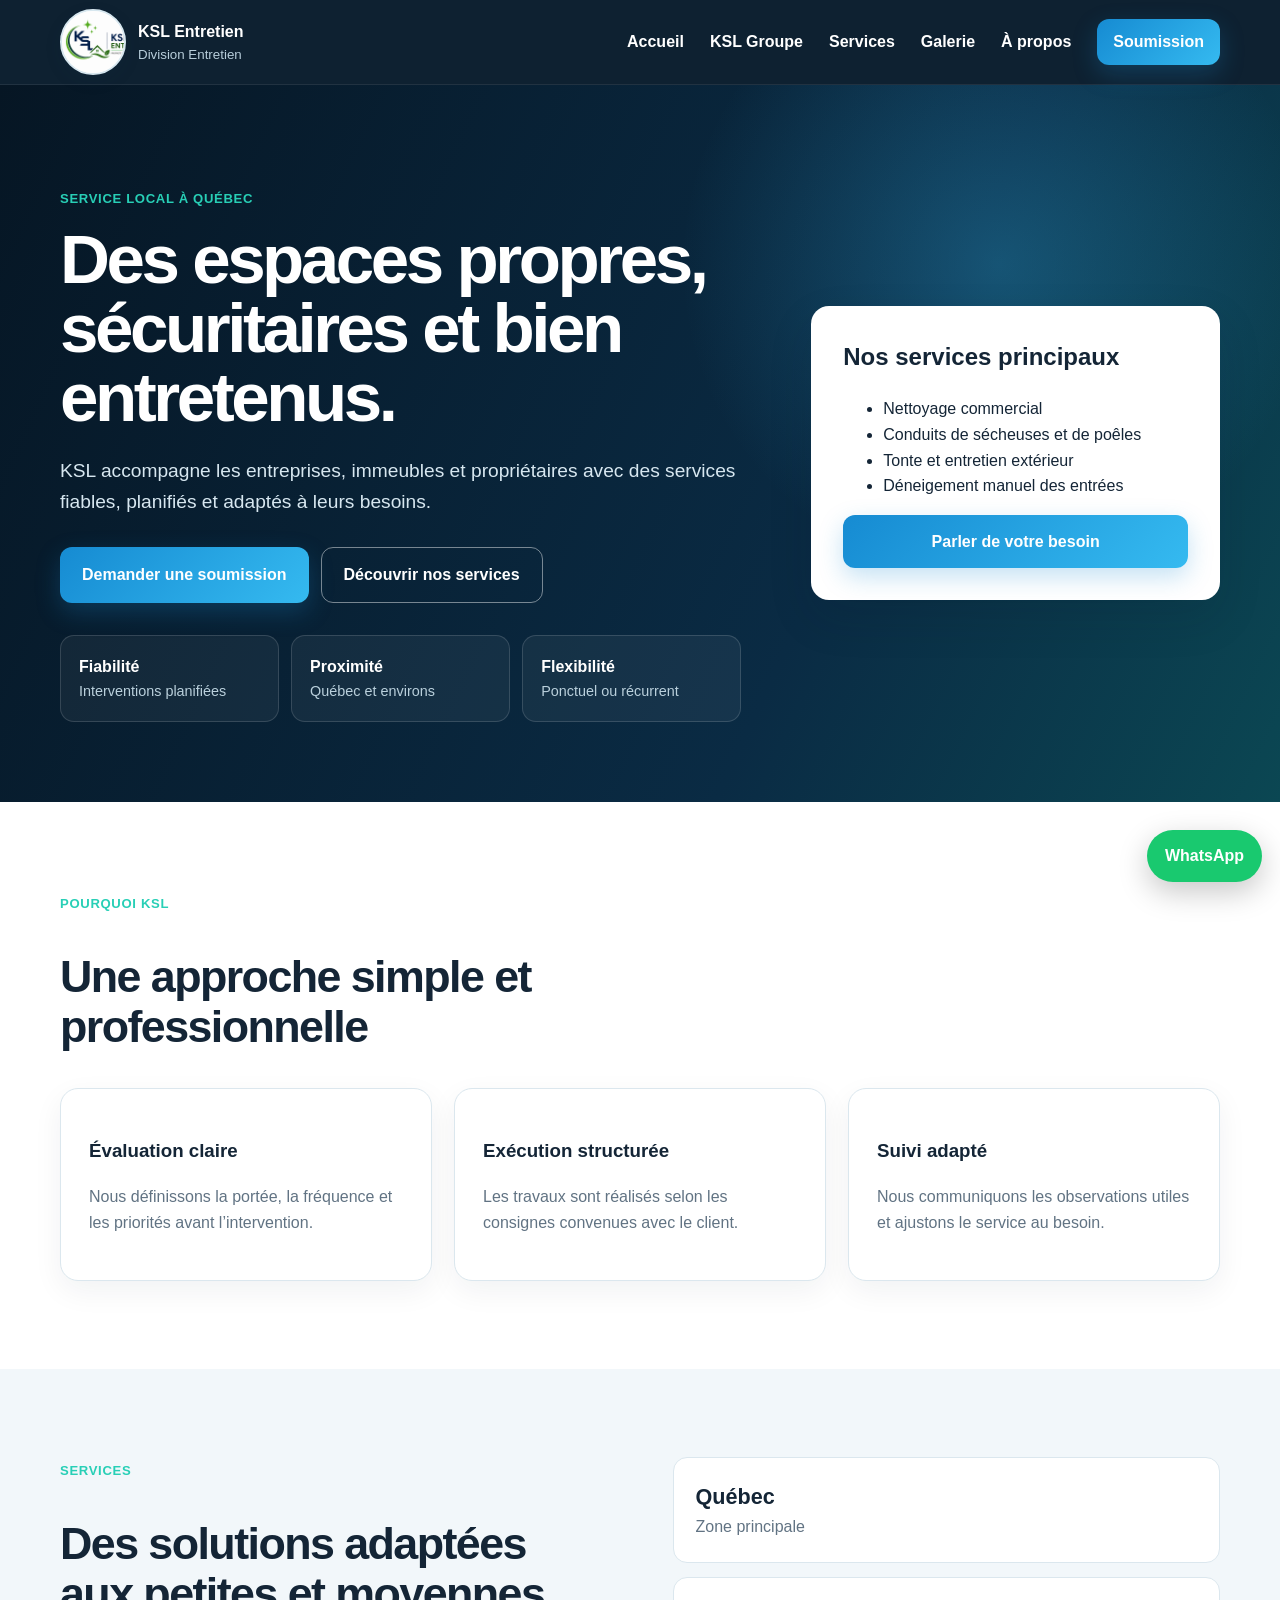
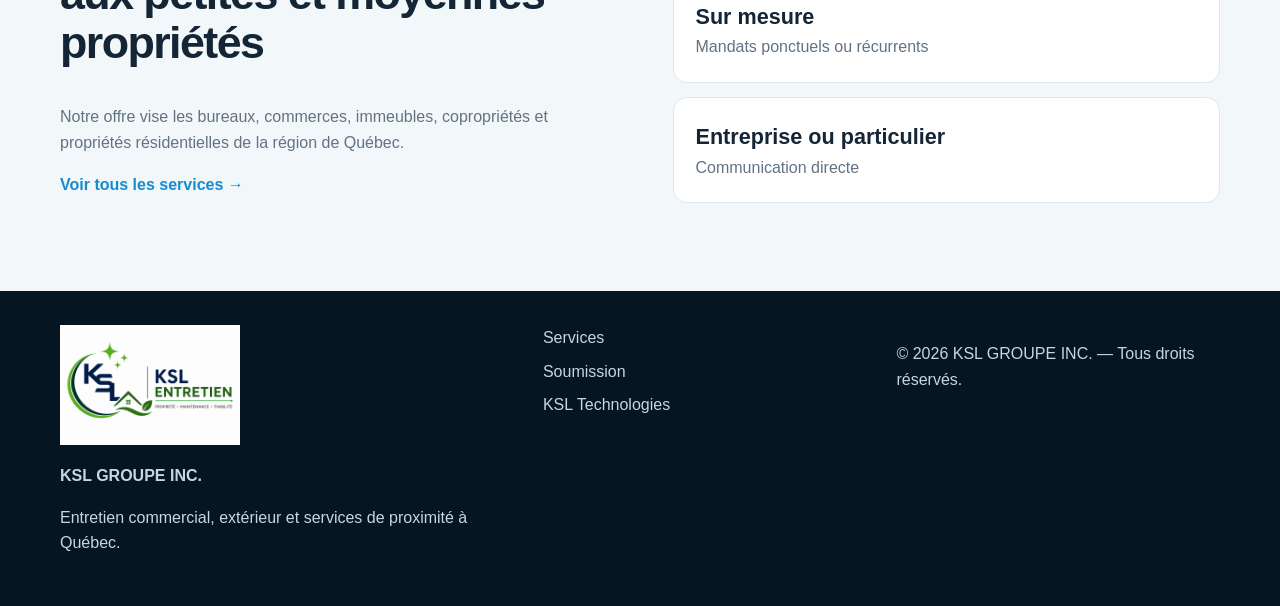
<file: index.html>
<!doctype html>
<html lang="fr">
<head>
  <meta charset="utf-8">
  <meta name="viewport" content="width=device-width, initial-scale=1">
  <title>KSL Entretien | Services d’entretien à Québec</title>
  <meta name="description" content="Nettoyage commercial, conduits de sécheuses et de poêles, tonte et déneigement manuel à Québec.">
  <link rel="icon" href="assets/img/favicon.svg" type="image/svg+xml">
  <link rel="stylesheet" href="assets/css/main.css">
</head>
<body>
<a class="skip" href="#main">Aller au contenu</a>
<header class="header">
  <div class="container nav-wrap">
    <a class="brand" href="index.html">
      <span class="logo-circle"><img class="logo-img" src="/assets/img/Logo.png" alt="KSL Entretien"></span>
      <span><strong>KSL Entretien</strong><small>Division Entretien</small></span>
    </a>
    <button class="menu-btn" aria-expanded="false">Menu</button>
    <nav class="nav">
      <a href="index.html">Accueil</a>
      <a href="https://kslgroupe.ca/">KSL Groupe</a>
      <a href="services.html">Services</a>
      <a href="galerie.html">Galerie</a>
      <a href="a-propos.html">À propos</a>
      <a class="btn small" href="soumission.html">Soumission</a>
    </nav>
  </div>
</header>
<main id="main">

<section class="hero">
  <div class="container hero-grid">
    <div>
      <span class="eyebrow">Service local à Québec</span>
      <h1>Des espaces propres, sécuritaires et bien entretenus.</h1>
      <p class="lead">KSL accompagne les entreprises, immeubles et propriétaires avec des services fiables, planifiés et adaptés à leurs besoins.</p>
      <div class="actions">
        <a class="btn" href="soumission.html">Demander une soumission</a>
        <a class="btn ghost" href="services.html">Découvrir nos services</a>
      </div>
      <div class="trust">
        <div><strong>Fiabilité</strong><span>Interventions planifiées</span></div>
        <div><strong>Proximité</strong><span>Québec et environs</span></div>
        <div><strong>Flexibilité</strong><span>Ponctuel ou récurrent</span></div>
      </div>
    </div>
    <aside class="hero-card">
      <h2>Nos services principaux</h2>
      <ul>
        <li>Nettoyage commercial</li>
        <li>Conduits de sécheuses et de poêles</li>
        <li>Tonte et entretien extérieur</li>
        <li>Déneigement manuel des entrées</li>
      </ul>
      <a class="btn block" href="soumission.html">Parler de votre besoin</a>
    </aside>
  </div>
</section>

<section class="section">
  <div class="container">
    <div class="section-head">
      <span class="eyebrow">Pourquoi KSL</span>
      <h2>Une approche simple et professionnelle</h2>
    </div>
    <div class="cards three">
      <article class="card"><h3>Évaluation claire</h3><p>Nous définissons la portée, la fréquence et les priorités avant l’intervention.</p></article>
      <article class="card"><h3>Exécution structurée</h3><p>Les travaux sont réalisés selon les consignes convenues avec le client.</p></article>
      <article class="card"><h3>Suivi adapté</h3><p>Nous communiquons les observations utiles et ajustons le service au besoin.</p></article>
    </div>
  </div>
</section>

<section class="section alt">
  <div class="container split">
    <div>
      <span class="eyebrow">Services</span>
      <h2>Des solutions adaptées aux petites et moyennes propriétés</h2>
      <p>Notre offre vise les bureaux, commerces, immeubles, copropriétés et propriétés résidentielles de la région de Québec.</p>
      <a class="text-link" href="services.html">Voir tous les services →</a>
    </div>
    <div class="facts">
      <div><strong>Québec</strong><span>Zone principale</span></div>
      <div><strong>Sur mesure</strong><span>Mandats ponctuels ou récurrents</span></div>
      <div><strong>Entreprise ou particulier</strong><span>Communication directe</span></div>
    </div>
  </div>
</section>

</main>
<footer class="footer">
  <div class="container footer-grid">
    <div><img class="footer-logo" src="/assets/img/Logo.png" alt="KSL Entretien"><strong>KSL GROUPE INC.</strong><p>Entretien commercial, extérieur et services de proximité à Québec.</p></div>
    <div><a href="services.html">Services</a><a href="soumission.html">Soumission</a><a href="https://technologies.kslgroupe.ca/">KSL Technologies</a></div>
    <div><p>© <span id="year"></span> KSL GROUPE INC. — Tous droits réservés.</p></div>
  </div>
</footer>
<a id="whatsapp" class="whatsapp" href="#" target="_blank" rel="noopener">WhatsApp</a>
<script src="config.js"></script>
<script src="assets/js/app.js"></script>
</body>
</html>
</file>
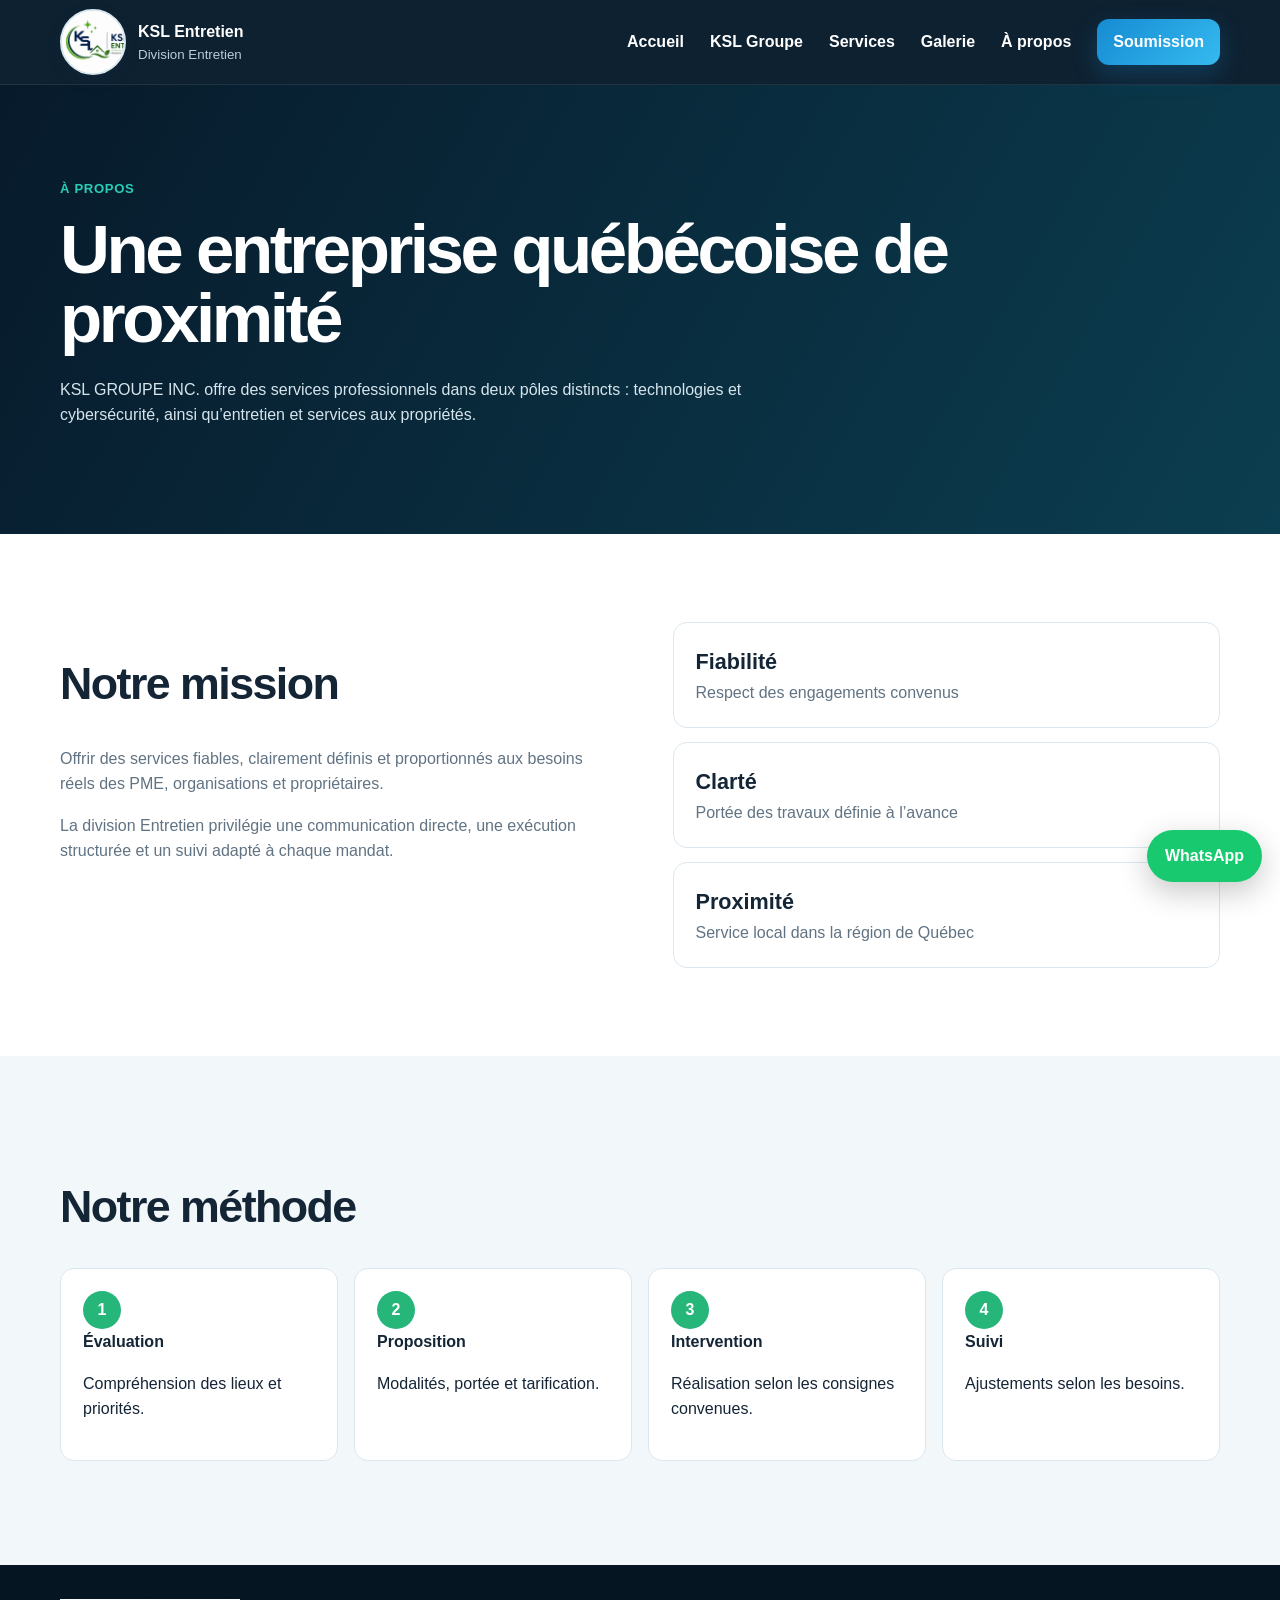
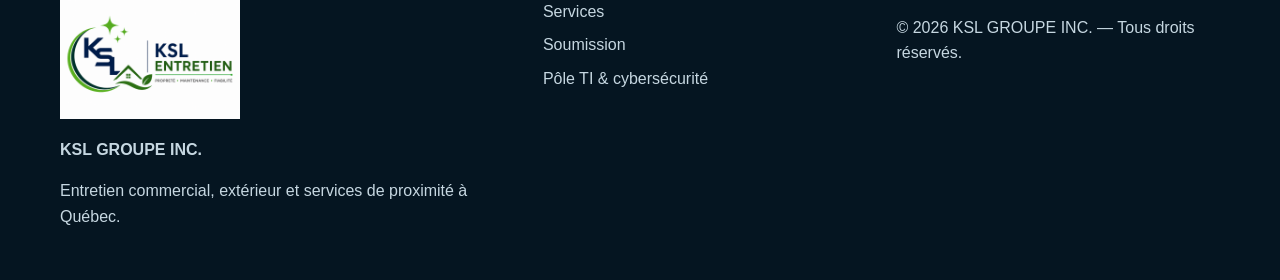
<file: a-propos.html>
<!doctype html>
<html lang="fr">
<head>
  <meta charset="utf-8">
  <meta name="viewport" content="width=device-width, initial-scale=1">
  <title>À propos | KSL Entretien</title>
  <meta name="description" content="À propos de KSL GROUPE INC.">
  <link rel="icon" href="assets/img/favicon.svg" type="image/svg+xml">
  <link rel="stylesheet" href="assets/css/main.css">
</head>
<body>
<a class="skip" href="#main">Aller au contenu</a>
<header class="header">
  <div class="container nav-wrap">
    <a class="brand" href="index.html">
      <span class="logo-circle"><img class="logo-img" src="/assets/img/Logo.png" alt="KSL Entretien"></span>
      <span><strong>KSL Entretien</strong><small>Division Entretien</small></span>
    </a>
    <button class="menu-btn" aria-expanded="false">Menu</button>
    <nav class="nav">
      <a href="index.html">Accueil</a>
      <a href="https://kslgroupe.ca/">KSL Groupe</a>
      <a href="services.html">Services</a>
      <a href="galerie.html">Galerie</a>
      <a href="a-propos.html">À propos</a>
      <a class="btn small" href="soumission.html">Soumission</a>
    </nav>
  </div>
</header>
<main id="main">

<section class="page-hero"><div class="container"><span class="eyebrow">À propos</span><h1>Une entreprise québécoise de proximité</h1><p>KSL GROUPE INC. offre des services professionnels dans deux pôles distincts : technologies et cybersécurité, ainsi qu’entretien et services aux propriétés.</p></div></section>
<section class="section">
  <div class="container split">
    <div><h2>Notre mission</h2><p>Offrir des services fiables, clairement définis et proportionnés aux besoins réels des PME, organisations et propriétaires.</p><p>La division Entretien privilégie une communication directe, une exécution structurée et un suivi adapté à chaque mandat.</p></div>
    <div class="facts"><div><strong>Fiabilité</strong><span>Respect des engagements convenus</span></div><div><strong>Clarté</strong><span>Portée des travaux définie à l’avance</span></div><div><strong>Proximité</strong><span>Service local dans la région de Québec</span></div></div>
  </div>
</section>
<section class="section alt">
  <div class="container"><h2>Notre méthode</h2><ol class="steps"><li><b>1</b><div><strong>Évaluation</strong><p>Compréhension des lieux et priorités.</p></div></li><li><b>2</b><div><strong>Proposition</strong><p>Modalités, portée et tarification.</p></div></li><li><b>3</b><div><strong>Intervention</strong><p>Réalisation selon les consignes convenues.</p></div></li><li><b>4</b><div><strong>Suivi</strong><p>Ajustements selon les besoins.</p></div></li></ol></div>
</section>

</main>
<footer class="footer">
  <div class="container footer-grid">
    <div><img class="footer-logo" src="/assets/img/Logo.png" alt="KSL Entretien"><strong>KSL GROUPE INC.</strong><p>Entretien commercial, extérieur et services de proximité à Québec.</p></div>
    <div><a href="services.html">Services</a><a href="soumission.html">Soumission</a><a href="https://technologies.kslgroupe.ca/">Pôle TI &amp; cybersécurité</a></div>
    <div><p>© <span id="year"></span> KSL GROUPE INC. — Tous droits réservés.</p></div>
  </div>
</footer>
<a id="whatsapp" class="whatsapp" href="#" target="_blank" rel="noopener">WhatsApp</a>
<script src="config.js"></script>
<script src="assets/js/app.js"></script>
</body>
</html>
</file>
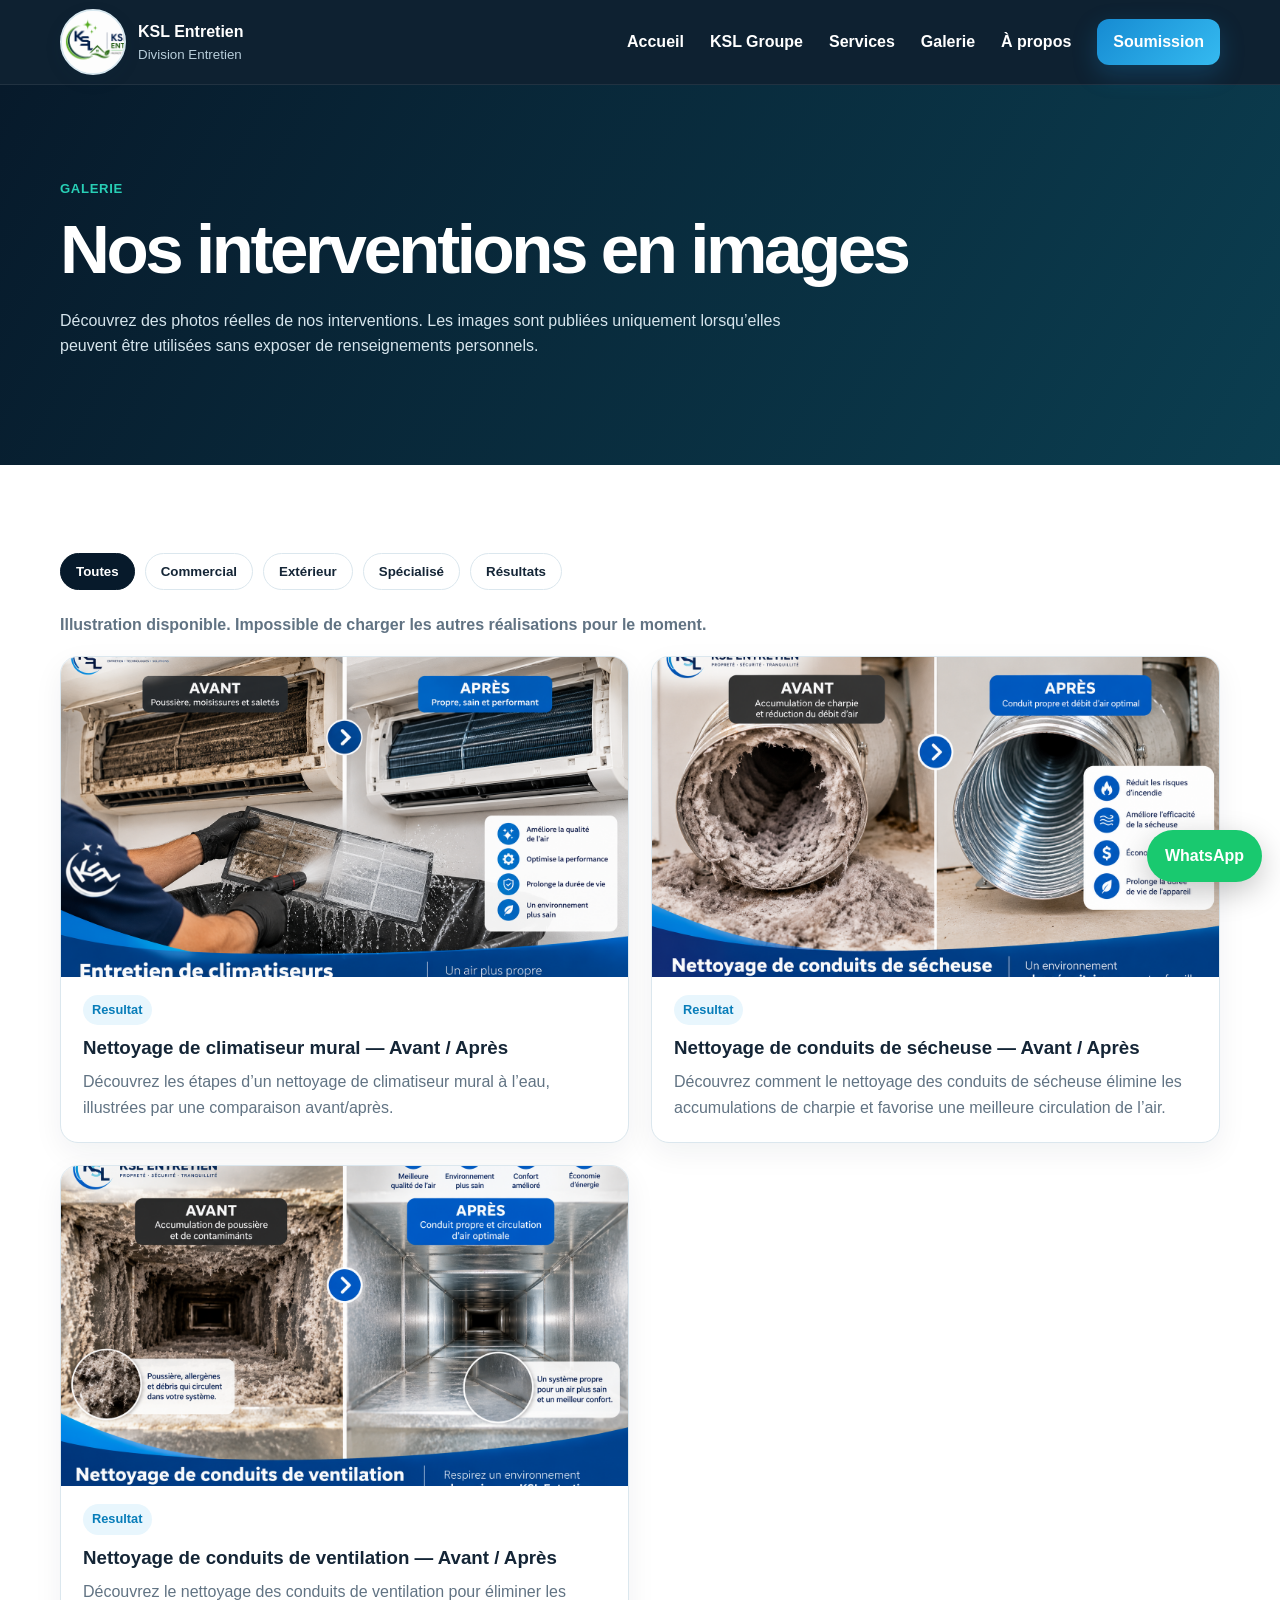
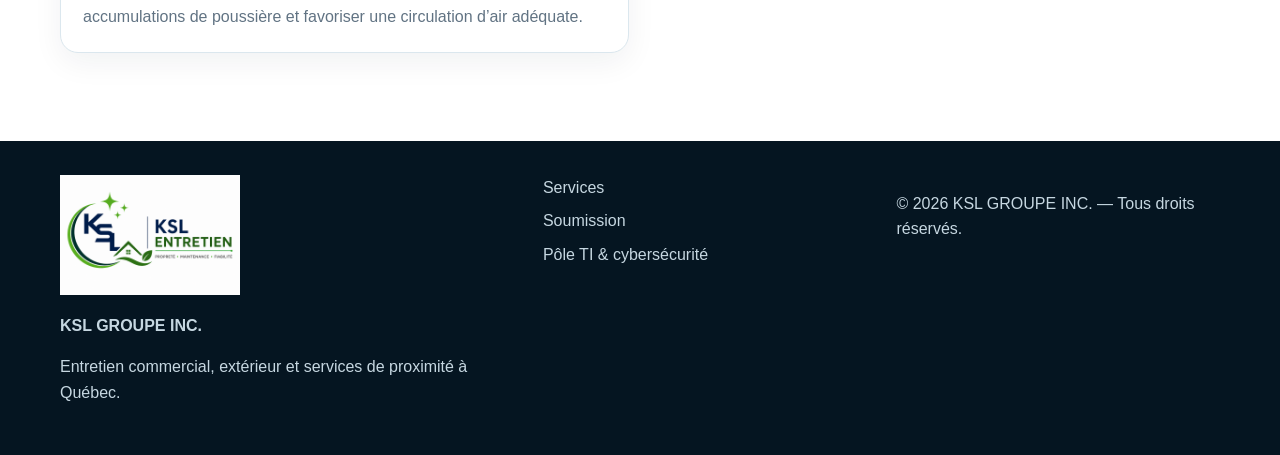
<file: galerie.html>
<!doctype html>
<html lang="fr">
<head>
  <meta charset="utf-8">
  <meta name="viewport" content="width=device-width, initial-scale=1">
  <title>Galerie | KSL Entretien</title>
  <meta name="description" content="Galerie de projets d’entretien KSL.">
  <link rel="icon" href="assets/img/favicon.svg" type="image/svg+xml">
  <link rel="stylesheet" href="assets/css/main.css">
</head>
<body>
<a class="skip" href="#main">Aller au contenu</a>
<header class="header">
  <div class="container nav-wrap">
    <a class="brand" href="index.html">
      <span class="logo-circle"><img class="logo-img" src="/assets/img/Logo.png" alt="KSL Entretien"></span>
      <span><strong>KSL Entretien</strong><small>Division Entretien</small></span>
    </a>
    <button class="menu-btn" aria-expanded="false">Menu</button>
    <nav class="nav">
      <a href="index.html">Accueil</a>
      <a href="https://kslgroupe.ca/">KSL Groupe</a>
      <a href="services.html">Services</a>
      <a href="galerie.html">Galerie</a>
      <a href="a-propos.html">À propos</a>
      <a class="btn small" href="soumission.html">Soumission</a>
    </nav>
  </div>
</header>
<main id="main">

<section class="page-hero"><div class="container"><span class="eyebrow">Galerie</span><h1>Nos interventions en images</h1><p>Découvrez des photos réelles de nos interventions. Les images sont publiées uniquement lorsqu’elles peuvent être utilisées sans exposer de renseignements personnels.</p></div></section>
<section class="section">
  <div class="container">
    <div class="gallery-toolbar" aria-label="Filtrer la galerie">
      <button class="gallery-filter active" data-category="">Toutes</button>
      <button class="gallery-filter" data-category="commercial">Commercial</button>
      <button class="gallery-filter" data-category="exterieur">Extérieur</button>
      <button class="gallery-filter" data-category="specialise">Spécialisé</button>
      <button class="gallery-filter" data-category="resultat">Résultats</button>
    </div>
    <div id="gallery-status" class="gallery-status">Chargement des réalisations…</div>
    <div id="gallery-grid" class="gallery"></div>
  </div>
</section>

</main>
<footer class="footer">
  <div class="container footer-grid">
    <div><img class="footer-logo" src="/assets/img/Logo.png" alt="KSL Entretien"><strong>KSL GROUPE INC.</strong><p>Entretien commercial, extérieur et services de proximité à Québec.</p></div>
    <div><a href="services.html">Services</a><a href="soumission.html">Soumission</a><a href="https://technologies.kslgroupe.ca/">Pôle TI &amp; cybersécurité</a></div>
    <div><p>© <span id="year"></span> KSL GROUPE INC. — Tous droits réservés.</p></div>
  </div>
</footer>
<a id="whatsapp" class="whatsapp" href="#" target="_blank" rel="noopener">WhatsApp</a>
<script src="config.js"></script>
<script src="assets/js/gallery.js"></script>
<script src="assets/js/app.js"></script>
</body>
</html>
</file>
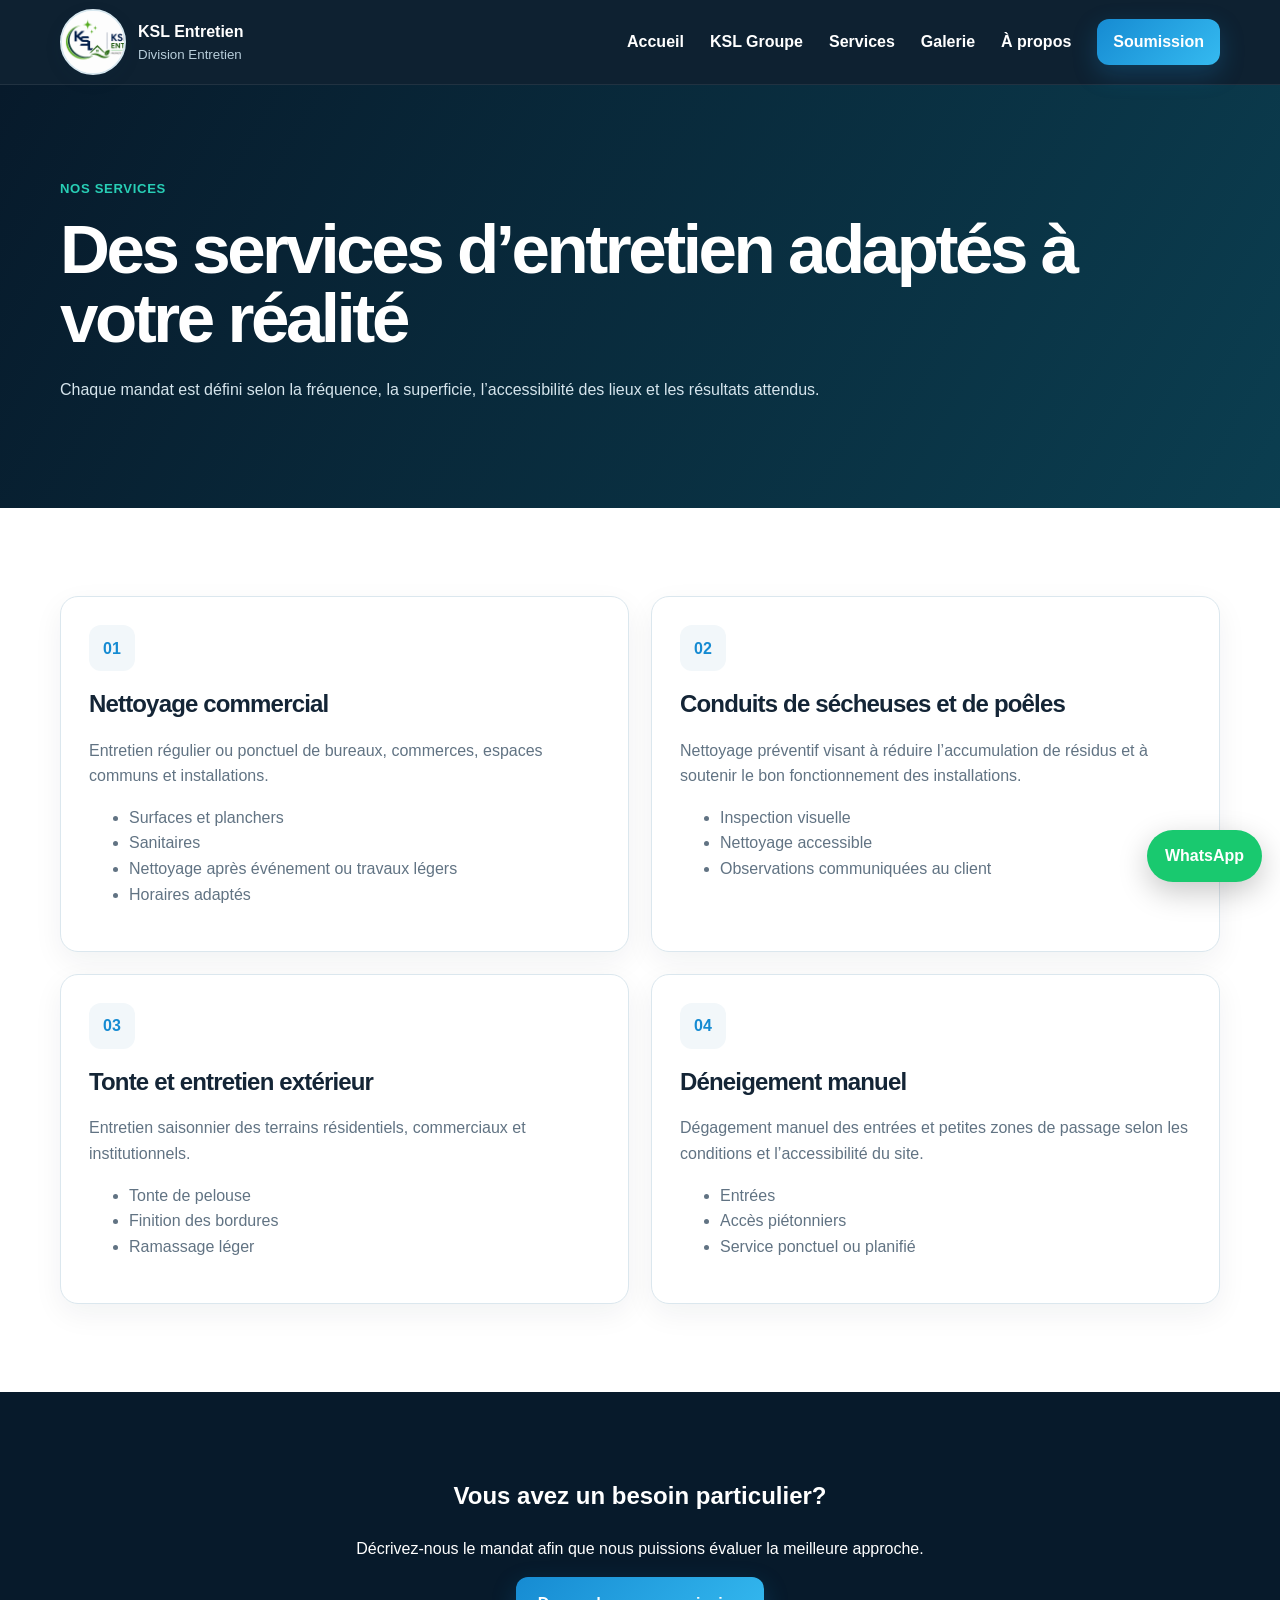
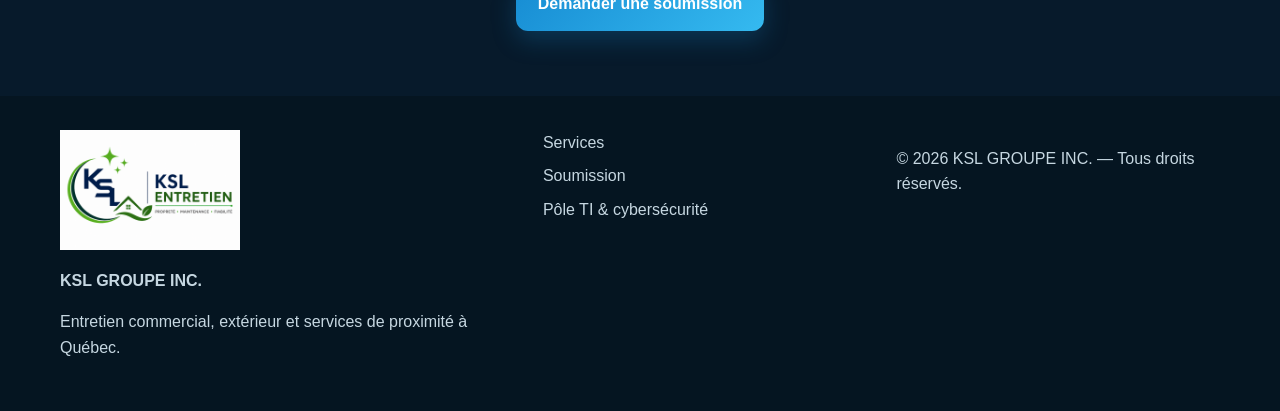
<file: services.html>
<!doctype html>
<html lang="fr">
<head>
  <meta charset="utf-8">
  <meta name="viewport" content="width=device-width, initial-scale=1">
  <title>Services | KSL Entretien</title>
  <meta name="description" content="Découvrez les services d’entretien offerts par KSL à Québec.">
  <link rel="icon" href="assets/img/favicon.svg" type="image/svg+xml">
  <link rel="stylesheet" href="assets/css/main.css">
</head>
<body>
<a class="skip" href="#main">Aller au contenu</a>
<header class="header">
  <div class="container nav-wrap">
    <a class="brand" href="index.html">
      <span class="logo-circle"><img class="logo-img" src="/assets/img/Logo.png" alt="KSL Entretien"></span>
      <span><strong>KSL Entretien</strong><small>Division Entretien</small></span>
    </a>
    <button class="menu-btn" aria-expanded="false">Menu</button>
    <nav class="nav">
      <a href="index.html">Accueil</a>
      <a href="https://kslgroupe.ca/">KSL Groupe</a>
      <a href="services.html">Services</a>
      <a href="galerie.html">Galerie</a>
      <a href="a-propos.html">À propos</a>
      <a class="btn small" href="soumission.html">Soumission</a>
    </nav>
  </div>
</header>
<main id="main">

<section class="page-hero"><div class="container"><span class="eyebrow">Nos services</span><h1>Des services d’entretien adaptés à votre réalité</h1><p>Chaque mandat est défini selon la fréquence, la superficie, l’accessibilité des lieux et les résultats attendus.</p></div></section>
<section class="section">
  <div class="container cards two">
    <article class="service-card"><span>01</span><h2>Nettoyage commercial</h2><p>Entretien régulier ou ponctuel de bureaux, commerces, espaces communs et installations.</p><ul><li>Surfaces et planchers</li><li>Sanitaires</li><li>Nettoyage après événement ou travaux légers</li><li>Horaires adaptés</li></ul></article>
    <article class="service-card"><span>02</span><h2>Conduits de sécheuses et de poêles</h2><p>Nettoyage préventif visant à réduire l’accumulation de résidus et à soutenir le bon fonctionnement des installations.</p><ul><li>Inspection visuelle</li><li>Nettoyage accessible</li><li>Observations communiquées au client</li></ul></article>
    <article class="service-card"><span>03</span><h2>Tonte et entretien extérieur</h2><p>Entretien saisonnier des terrains résidentiels, commerciaux et institutionnels.</p><ul><li>Tonte de pelouse</li><li>Finition des bordures</li><li>Ramassage léger</li></ul></article>
    <article class="service-card"><span>04</span><h2>Déneigement manuel</h2><p>Dégagement manuel des entrées et petites zones de passage selon les conditions et l’accessibilité du site.</p><ul><li>Entrées</li><li>Accès piétonniers</li><li>Service ponctuel ou planifié</li></ul></article>
  </div>
</section>
<section class="cta"><div class="container"><h2>Vous avez un besoin particulier?</h2><p>Décrivez-nous le mandat afin que nous puissions évaluer la meilleure approche.</p><a class="btn" href="soumission.html">Demander une soumission</a></div></section>

</main>
<footer class="footer">
  <div class="container footer-grid">
    <div><img class="footer-logo" src="/assets/img/Logo.png" alt="KSL Entretien"><strong>KSL GROUPE INC.</strong><p>Entretien commercial, extérieur et services de proximité à Québec.</p></div>
    <div><a href="services.html">Services</a><a href="soumission.html">Soumission</a><a href="https://technologies.kslgroupe.ca/">Pôle TI &amp; cybersécurité</a></div>
    <div><p>© <span id="year"></span> KSL GROUPE INC. — Tous droits réservés.</p></div>
  </div>
</footer>
<a id="whatsapp" class="whatsapp" href="#" target="_blank" rel="noopener">WhatsApp</a>
<script src="config.js"></script>
<script src="assets/js/app.js"></script>
</body>
</html>
</file>
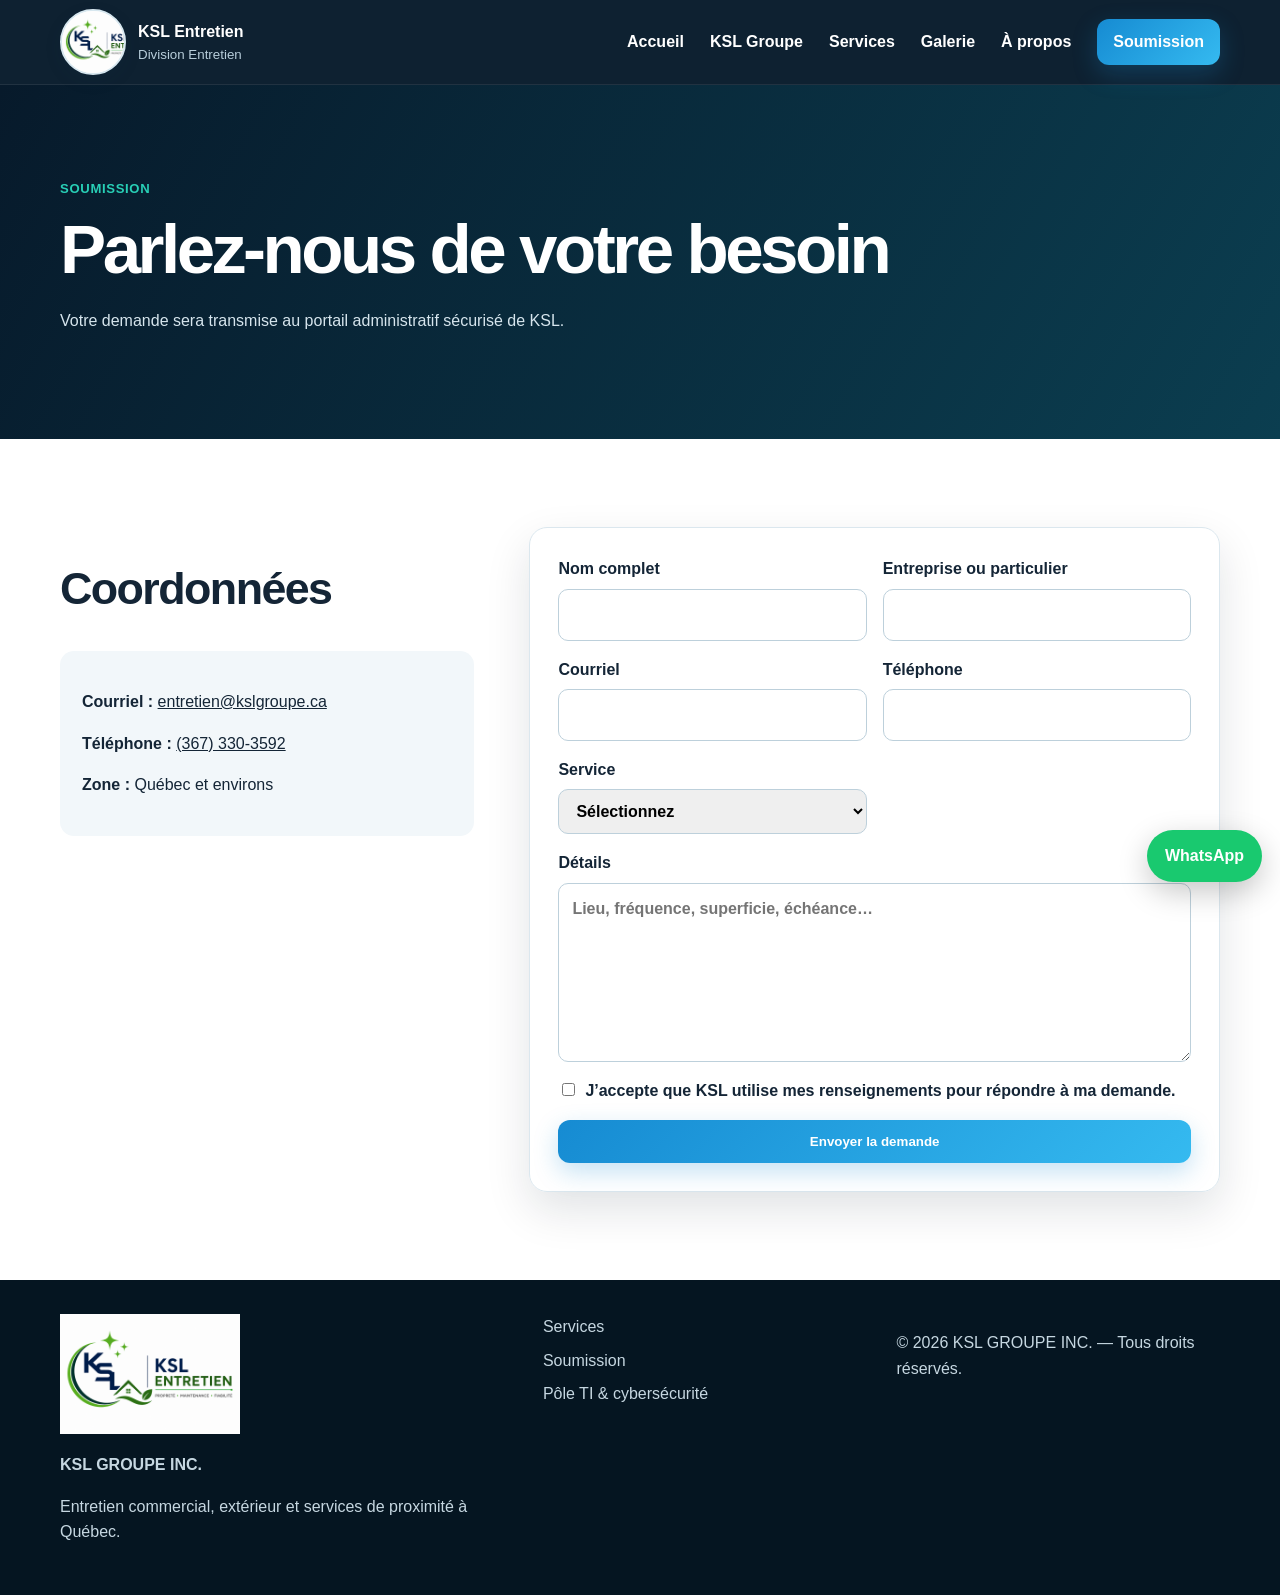
<file: soumission.html>
<!doctype html>
<html lang="fr">
<head>
  <meta charset="utf-8">
  <meta name="viewport" content="width=device-width, initial-scale=1">
  <title>Soumission | KSL Entretien</title>
  <meta name="description" content="Demandez une soumission pour un service d’entretien KSL.">
  <link rel="icon" href="assets/img/favicon.svg" type="image/svg+xml">
  <link rel="stylesheet" href="assets/css/main.css">
</head>
<body>
<a class="skip" href="#main">Aller au contenu</a>
<header class="header">
  <div class="container nav-wrap">
    <a class="brand" href="index.html">
      <span class="logo-circle"><img class="logo-img" src="/assets/img/Logo.png" alt="KSL Entretien"></span>
      <span><strong>KSL Entretien</strong><small>Division Entretien</small></span>
    </a>
    <button class="menu-btn" aria-expanded="false">Menu</button>
    <nav class="nav">
      <a href="index.html">Accueil</a>
      <a href="https://kslgroupe.ca/">KSL Groupe</a>
      <a href="services.html">Services</a>
      <a href="galerie.html">Galerie</a>
      <a href="a-propos.html">À propos</a>
      <a class="btn small" href="soumission.html">Soumission</a>
    </nav>
  </div>
</header>
<main id="main">

<section class="page-hero"><div class="container"><span class="eyebrow">Soumission</span><h1>Parlez-nous de votre besoin</h1><p>Votre demande sera transmise au portail administratif sécurisé de KSL.</p></div></section>
<section class="section">
  <div class="container contact-grid">
    <div>
      <h2>Coordonnées</h2>
      <div class="contact-box">
        <p><strong>Courriel :</strong> <a id="display-email" href="#">À configurer</a></p>
        <p><strong>Téléphone :</strong> <a id="display-phone" href="#">À configurer</a></p>
        <p><strong>Zone :</strong> Québec et environs</p>
      </div>
    </div>
    <form id="quote-form" class="form">
      <div id="form-status" class="form-status" hidden></div>
      <label>Nom complet<input name="name" required></label>
      <label>Entreprise ou particulier<input name="company"></label>
      <label>Courriel<input name="email" type="email" required></label>
      <label>Téléphone<input name="phone" type="tel"></label>
      <label>Service<select name="service" required><option value="">Sélectionnez</option><option>Nettoyage commercial</option><option>Conduits de sécheuses ou de poêles</option><option>Tonte et entretien extérieur</option><option>Déneigement manuel</option><option>Autre</option></select></label>
      <label class="full">Détails<textarea name="message" rows="6" required placeholder="Lieu, fréquence, superficie, échéance…"></textarea></label>
      <label class="full consent"><input type="checkbox" name="consent_privacy" required> <span>J’accepte que KSL utilise mes renseignements pour répondre à ma demande.</span></label>
      <button class="btn full" type="submit">Envoyer la demande</button>
    </form>
  </div>
</section>

</main>
<footer class="footer">
  <div class="container footer-grid">
    <div><img class="footer-logo" src="/assets/img/Logo.png" alt="KSL Entretien"><strong>KSL GROUPE INC.</strong><p>Entretien commercial, extérieur et services de proximité à Québec.</p></div>
    <div><a href="services.html">Services</a><a href="soumission.html">Soumission</a><a href="https://technologies.kslgroupe.ca/">Pôle TI &amp; cybersécurité</a></div>
    <div><p>© <span id="year"></span> KSL GROUPE INC. — Tous droits réservés.</p></div>
  </div>
</footer>
<a id="whatsapp" class="whatsapp" href="#" target="_blank" rel="noopener">WhatsApp</a>
<script src="config.js"></script>
<script src="assets/js/app.js"></script>
</body>
</html>
</file>
<file: assets/css/main.css>
:root{--navy:#071a2b;--navy2:#0b2d46;--blue:#168bd2;--cyan:#35baf0;--green:#26b67a;--white:#fff;--ink:#142536;--muted:#617383;--soft:#f2f7fa;--line:#dbe7ee;--radius:18px;--shadow:0 18px 45px rgba(7,26,43,.12)}*{box-sizing:border-box}html{scroll-behavior:smooth}body{margin:0;font-family:Inter,Segoe UI,Arial,sans-serif;color:var(--ink);line-height:1.6;background:#fff}a{color:inherit}.container{width:min(1160px,calc(100% - 40px));margin:auto}.skip{position:absolute;left:-9999px}.skip:focus{left:10px;top:10px;background:#fff;padding:10px;z-index:100}.header{position:sticky;top:0;z-index:50;background:rgba(7,26,43,.97);border-bottom:1px solid rgba(255,255,255,.08)}.nav-wrap{height:84px;display:flex;align-items:center;justify-content:space-between}.brand{display:flex;align-items:center;gap:12px;color:#fff;text-decoration:none}.brand strong,.brand small{display:block}.brand small{color:#b8cedb}.logo{width:50px;height:50px;border-radius:50%;display:grid;place-items:center;background:linear-gradient(135deg,var(--cyan),var(--green));font-weight:900}.nav{display:flex;align-items:center;gap:26px}.nav a{color:#fff;text-decoration:none;font-weight:800}.menu-btn{display:none;background:transparent;color:#fff;border:1px solid #678;padding:8px 12px;border-radius:8px}.btn{display:inline-flex;justify-content:center;align-items:center;padding:14px 22px;border:0;border-radius:12px;background:linear-gradient(135deg,var(--blue),var(--cyan));color:#fff;text-decoration:none;font-weight:900;cursor:pointer;box-shadow:0 9px 25px rgba(22,139,210,.25)}.btn.small{padding:10px 16px}.btn.ghost{background:transparent;border:1px solid rgba(255,255,255,.45);box-shadow:none}.btn.block{width:100%}.hero{background:radial-gradient(circle at 78% 25%,rgba(53,186,240,.28),transparent 28%),linear-gradient(115deg,#061624,#0a2b44 65%,#0b4753);color:#fff}.hero-grid{min-height:690px;padding:100px 0 80px;display:grid;grid-template-columns:1.25fr .75fr;gap:70px;align-items:center}.eyebrow{color:#28cfb6;font-weight:900;letter-spacing:.05em;text-transform:uppercase;font-size:.82rem}.hero h1,.page-hero h1{font-size:clamp(2.7rem,5.4vw,5.5rem);line-height:1;margin:14px 0 24px;letter-spacing:-.05em}.lead{font-size:1.2rem;color:#d7e7f0;max-width:760px}.actions{display:flex;gap:12px;margin:30px 0}.trust{display:grid;grid-template-columns:repeat(3,1fr);gap:12px;margin-top:32px}.trust div{padding:18px;border:1px solid rgba(255,255,255,.14);border-radius:14px;background:rgba(255,255,255,.05)}.trust strong,.trust span{display:block}.trust span{color:#bad0dc;font-size:.9rem}.hero-card{background:#fff;color:var(--ink);padding:32px;border-radius:var(--radius);box-shadow:var(--shadow)}.hero-card h2{margin-top:0}.page-hero{padding:90px 0;background:linear-gradient(120deg,#071a2b,#0b3e50);color:#fff}.page-hero p{max-width:760px;color:#d6e5ed}.section{padding:88px 0}.alt{background:var(--soft)}.section-head{max-width:760px;margin-bottom:34px}.section h2{font-size:clamp(2rem,3.5vw,3.2rem);line-height:1.1;letter-spacing:-.035em}.cards{display:grid;gap:22px}.cards.three{grid-template-columns:repeat(3,1fr)}.cards.two{grid-template-columns:repeat(2,1fr)}.card,.service-card{padding:28px;border:1px solid var(--line);border-radius:var(--radius);background:#fff;box-shadow:0 10px 30px rgba(7,26,43,.06)}.service-card>span{display:grid;place-items:center;width:46px;height:46px;border-radius:12px;background:var(--soft);color:var(--blue);font-weight:900}.service-card h2{font-size:1.5rem}.card p,.service-card p,.service-card li,.split p{color:var(--muted)}.split{display:grid;grid-template-columns:1fr 1fr;gap:65px;align-items:start}.facts{display:grid;gap:14px}.facts div{padding:22px;background:#fff;border:1px solid var(--line);border-radius:14px}.facts strong,.facts span{display:block}.facts strong{font-size:1.35rem}.facts span{color:var(--muted)}.text-link{color:var(--blue);font-weight:900;text-decoration:none}.cta{padding:65px 0;background:var(--navy);color:#fff;text-align:center}.gallery{display:grid;grid-template-columns:repeat(2,1fr);gap:22px}.gallery article{border:1px solid var(--line);border-radius:var(--radius);overflow:hidden;background:#fff}.gallery article h3,.gallery article p{padding:0 22px}.gallery article p{padding-bottom:20px;color:var(--muted)}.placeholder{height:260px;display:grid;place-items:center;background:linear-gradient(135deg,#dfeaf0,#eef7fa);color:#6c7f8d;font-weight:900}.steps{display:grid;grid-template-columns:repeat(4,1fr);gap:16px;list-style:none;padding:0}.steps li{padding:22px;background:#fff;border:1px solid var(--line);border-radius:14px}.steps b{display:grid;place-items:center;width:38px;height:38px;border-radius:50%;background:var(--green);color:#fff}.contact-grid{display:grid;grid-template-columns:.75fr 1.25fr;gap:55px}.contact-box{padding:22px;background:var(--soft);border-radius:14px}.form{display:grid;grid-template-columns:1fr 1fr;gap:16px;padding:28px;border:1px solid var(--line);border-radius:var(--radius);box-shadow:var(--shadow)}.form label{display:grid;gap:7px;font-weight:800}.full{grid-column:1/-1}input,select,textarea{font:inherit;padding:12px 13px;border:1px solid #bdd0db;border-radius:10px;width:100%}.footer{background:#051521;color:#c6d7e1;padding:34px 0}.footer-grid{display:grid;grid-template-columns:1.4fr 1fr 1fr;gap:30px}.footer a{display:block;text-decoration:none;margin-bottom:8px}.whatsapp{position:fixed;right:18px;bottom:18px;background:#19c96f;color:#fff;text-decoration:none;padding:13px 18px;border-radius:999px;font-weight:900;box-shadow:0 10px 30px rgba(0,0,0,.22)}@media(max-width:900px){.menu-btn{display:block}.nav{display:none;position:absolute;top:84px;left:0;right:0;background:var(--navy);padding:22px;flex-direction:column;align-items:flex-start}.nav.open{display:flex}.hero-grid,.split,.contact-grid{grid-template-columns:1fr}.cards.three,.steps{grid-template-columns:repeat(2,1fr)}}@media(max-width:650px){.container{width:min(100% - 26px,1160px)}.brand small{display:none}.hero h1,.page-hero h1{font-size:3rem}.actions{flex-direction:column}.trust,.cards.three,.cards.two,.gallery,.steps,.form,.footer-grid{grid-template-columns:1fr}.full{grid-column:1}.section{padding:68px 0}}
.form-status{grid-column:1/-1;padding:14px 16px;border-radius:10px;font-weight:700}
.form-status.success{background:#e8fbf3;color:#087b55;border:1px solid #2dc68b}
.form-status.error{background:#fff0f0;color:#a52a2a;border:1px solid #e59a9a}
.consent{display:flex!important;align-items:flex-start;gap:10px}
.consent input{width:auto!important;margin-top:5px}
.form button:disabled{opacity:.65;cursor:wait}
.logo-circle{
  width:66px;
  height:66px;
  border-radius:50%;
  overflow:hidden;
  background:#fff;
  display:flex;
  align-items:center;
  justify-content:center;
  border:2px solid #d7e7ef;
  box-shadow:0 6px 16px rgba(8,35,61,.13);
  flex-shrink:0;
}

.logo-circle .logo-img{
  width:100%;
  height:100%;
  object-fit:cover;
  object-position:left center;
  display:block;
  border-radius:0;
}

@media(max-width:700px){
  .logo-circle{
    width:58px;
    height:58px;
  }
}

.footer-logo{
  width:180px;
  height:auto;
  object-fit:contain;
  display:block;
  margin-bottom:18px;
}

@media(max-width:700px){
  .footer-logo{
    width:150px;
  }
}


.gallery-toolbar{display:flex;gap:10px;flex-wrap:wrap;margin-bottom:22px}
.gallery-filter{border:1px solid var(--line);background:#fff;color:var(--ink);padding:10px 15px;border-radius:999px;font-weight:800;cursor:pointer}
.gallery-filter.active{background:var(--navy);color:#fff;border-color:var(--navy)}
.gallery-status{margin:0 0 18px;color:var(--muted);font-weight:700}
.gallery-card{border:1px solid var(--line);border-radius:var(--radius);overflow:hidden;background:#fff;box-shadow:0 10px 30px rgba(7,26,43,.06)}
.gallery-image-button{display:block;width:100%;height:320px;border:0;padding:0;background:#eaf1f5;cursor:zoom-in;overflow:hidden}
.gallery-image-button img{width:100%;height:100%;display:block;object-fit:cover;transition:transform .25s ease}
.gallery-image-button:hover img{transform:scale(1.025)}
.gallery-card-body{padding:18px 22px 22px}
.gallery-card-body h3{padding:0!important;margin:8px 0 6px}
.gallery-card-body p{padding:0!important;margin:0;color:var(--muted)}
.gallery-chip{display:inline-block;padding:5px 9px;border-radius:999px;background:#e8f6fd;color:#087db9;font-size:.8rem;font-weight:800;text-transform:capitalize}
.gallery-empty{grid-column:1/-1;padding:34px;text-align:center;background:var(--soft);border:1px dashed var(--line);border-radius:var(--radius);color:var(--muted)}
.gallery-lightbox{position:fixed;inset:0;z-index:1000;background:rgba(2,11,18,.92);display:grid;place-items:center;padding:28px}
.gallery-lightbox img{max-width:min(1100px,94vw);max-height:88vh;object-fit:contain;border-radius:14px;box-shadow:0 20px 60px rgba(0,0,0,.45)}
.gallery-lightbox-close{position:fixed;top:20px;right:24px;width:44px;height:44px;border:0;border-radius:50%;background:#fff;color:#071a2b;font-size:30px;line-height:1;cursor:pointer}
@media(max-width:650px){.gallery-image-button{height:280px}}
</file>
